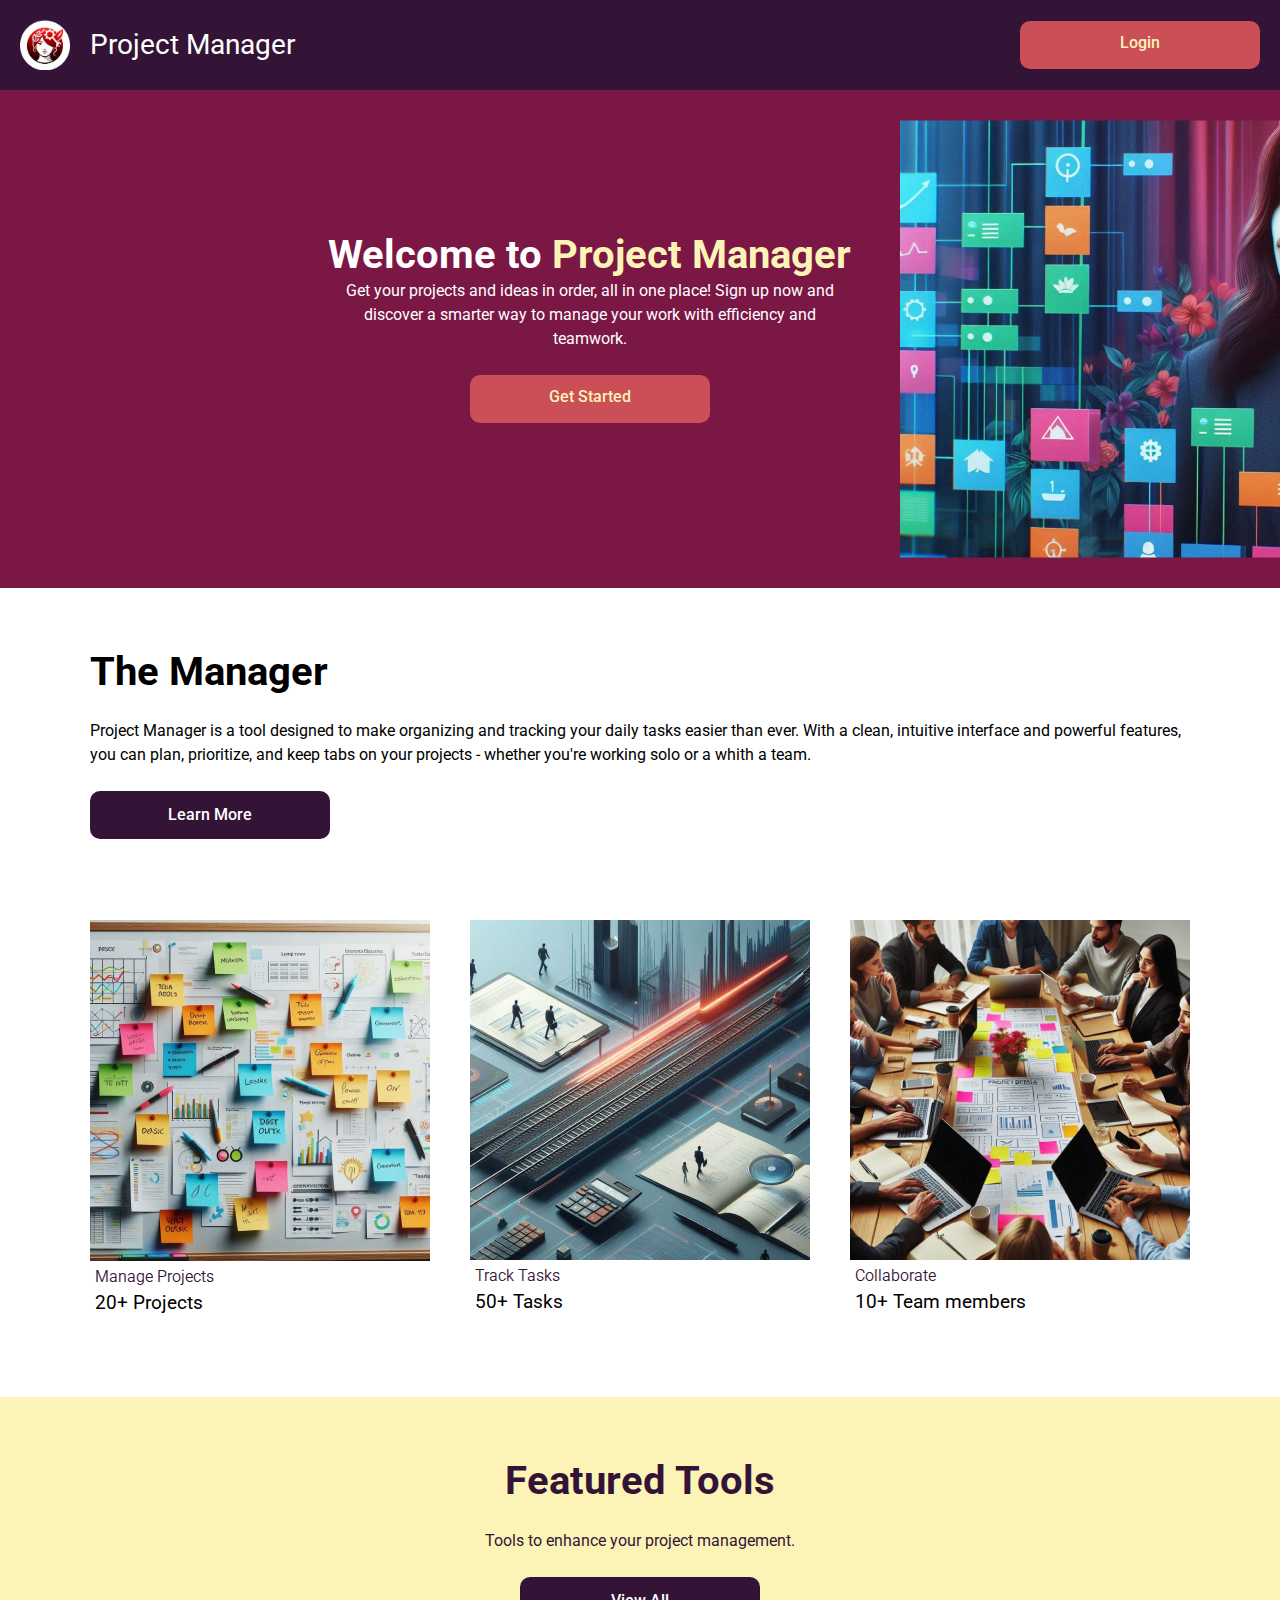
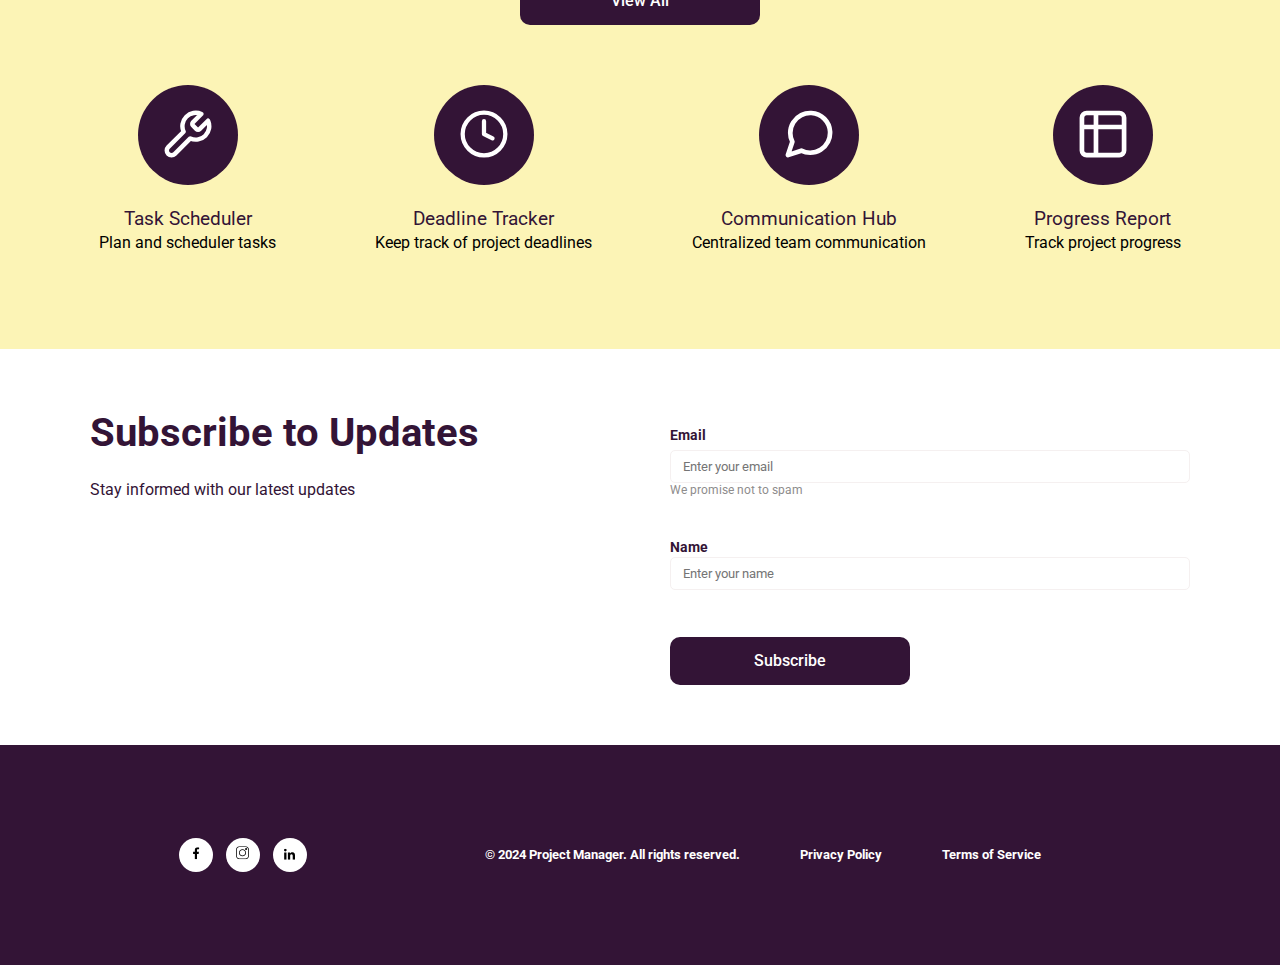
<file: src/pages/index.html>
<!DOCTYPE html>
<html lang="en">
    <head>
        <meta charset="UTF-8" />
        <meta name="viewport" content="width=device-width, initial-scale=1.0" />
        <title>Project Manager</title>
        <link rel="preconnect" href="https://fonts.googleapis.com" />
        <link rel="preconnect" href="https://fonts.gstatic.com" crossorigin />
        <link
            href="https://fonts.googleapis.com/css2?family=Roboto:ital,wght@0,100;0,300;0,400;0,500;0,700;0,900;1,100;1,300;1,400;1,500;1,700;1,900&display=swap"
            rel="stylesheet"
        />
        <link rel="stylesheet" href="../css/base.css" />
        <link rel="stylesheet" href="../css/index.css" />
    </head>
    <body>
        <!--Header-->
        <header class="header" id="header">
            <div class="header__menu">
                <img src="../images/logo.png" />
                <h1>Project Manager</h1>
            </div>
            <nav class="header__nav">
                <a href="/src/pages/pageLogin.html" class="btn btn--accent"
                    >Login</a
                >
            </nav>
        </header>

        <main>
            <!--section1-->
            <section class="section1">
                <article class="section1__article">
                    <h1>Welcome to <span>Project Manager</span></h1>
                    <p>
                        Get your projects and ideas in order, all in one place!
                        Sign up now and discover a smarter way to manage your
                        work with efficiency and teamwork.
                    </p>
                    <div class="center__mobile">
                        <a
                            href="/src/pages/pageLogin.html"
                            class="btn btn--accent"
                            id="get"
                            >Get Started</a
                        >
                    </div>
                </article>
                <img
                    src="../images/index-section1.png"
                    class="section1__image"
                />
            </section>

            <!--Section2-->
            <section class="section2">
                <div class="section2__text">
                    <h1>The Manager</h1>
                    <p>
                        Project Manager is a tool designed to make organizing
                        and tracking your daily tasks easier than ever. With a
                        clean, intuitive interface and powerful features, you
                        can plan, prioritize, and keep tabs on your projects -
                        whether you're working solo or a whith a team.
                    </p>
                    <div class="center__mobile">
                        <button id="LearnMore" class="btn">Learn More</button>
                    </div>
                </div>
                <div class="section2__cards">
                    <ul>
                        <li class="section2__card">
                            <img src="../images/index-section2-card1.png" />
                            <h4>Manage Projects</h4>
                            <h5>20+ Projects</h5>
                        </li>
                        <li class="section2__card">
                            <img src="../images/index-section2-card2.png" />
                            <h4>Track Tasks</h4>
                            <h5>50+ Tasks</h5>
                        </li>
                        <li class="section2__card">
                            <img src="../images/index-section2-card3.png" />
                            <h4>Collaborate</h4>
                            <h5>10+ Team members</h5>
                        </li>
                    </ul>
                </div>
            </section>

            <!--Section3-->
            <section class="section3">
                <div class="section3__text">
                    <h1>Featured Tools</h1>
                    <p>Tools to enhance your project management.</p>
                    <div class="center__mobile">
                        <button id="viewAll" class="btn">View All</button>
                    </div>
                </div>
                <div class="section3__icons">
                    <ul>
                        <li class="section3__icon">
                            <div>
                                <img src="../images/icon-tool.svg" />
                            </div>
                            <h4>Task Scheduler</h4>
                            <p>Plan and scheduler tasks</p>
                        </li>
                        <li class="section3__icon">
                            <div><img src="../images/icon-time.svg" /></div>
                            <h4>Deadline Tracker</h4>
                            <p>Keep track of project deadlines</p>
                        </li>
                        <li class="section3__icon">
                            <div><img src="../images/icon-chat.svg" /></div>
                            <h4>Communication Hub</h4>
                            <p>Centralized team communication</p>
                        </li>
                        <li class="section3__icon">
                            <div><img src="../images/icon-board.svg" /></div>
                            <h4>Progress Report</h4>
                            <p>Track project progress</p>
                        </li>
                    </ul>
                </div>
            </section>

            <!--Section4-->
            <section class="section4">
                <div class="section4__text">
                    <h3>Subscribe to Updates</h3>
                    <p>Stay informed with our latest updates</p>
                </div>
                <form
                    class="section4__form"
                    onsubmit="submitSubscribe(event)"
                    novalidate
                >
                    <div class="section4__form__email">
                        <label for="email">Email</label>
                        <input
                            type="email"
                            id="email"
                            placeholder="Enter your email"
                            name="email"
                        />
                        <article>We promise not to spam</article>
                    </div>

                    <div class="section4__form__name">
                        <label for="name">Name</label>
                        <input
                            type="text"
                            id="name"
                            placeholder="Enter your name"
                            name="name"
                        />
                        <div id="mensage" class="mensage hidden">
                            <div id="imgMensage"></div>
                            <span id="spanMensage"></span>
                        </div>
                    </div>
                    <div class="center__mobile">
                        <button id="subscribe" class="btn" type="submit">
                            Subscribe
                        </button>
                    </div>
                </form>
            </section>
        </main>

        <!--footer-->
        <footer class="footer">
            <ul class="footer__socialMedia">
                <div>
                    <li>
                        <a
                            href="https://pt-br.facebook.com/login/device-based/regular/login/"
                            target="_blank"
                        >
                            <img src="../images/icon-facebook.svg" />
                        </a>
                    </li>
                </div>
                <div>
                    <li>
                        <a href="https://www.instagram.com/" target="_blank">
                            <img src="../images/icon-instagram.svg" />
                        </a>
                    </li>
                </div>
                <div>
                    <li>
                        <a
                            href="https://www.linkedin.com/feed/"
                            target="_blank"
                        >
                            <img src="../images/icon-linkedin.svg" />
                        </a>
                    </li>
                </div>
            </ul>
            <div class="footer__text">
                <h5>© 2024 Project Manager. All rights reserved.</h5>
                <h5>Privacy Policy</h5>
                <h5>Terms of Service</h5>
            </div>
        </footer>
        <script src="../js/index.js"></script>
    </body>
</html>
</file>
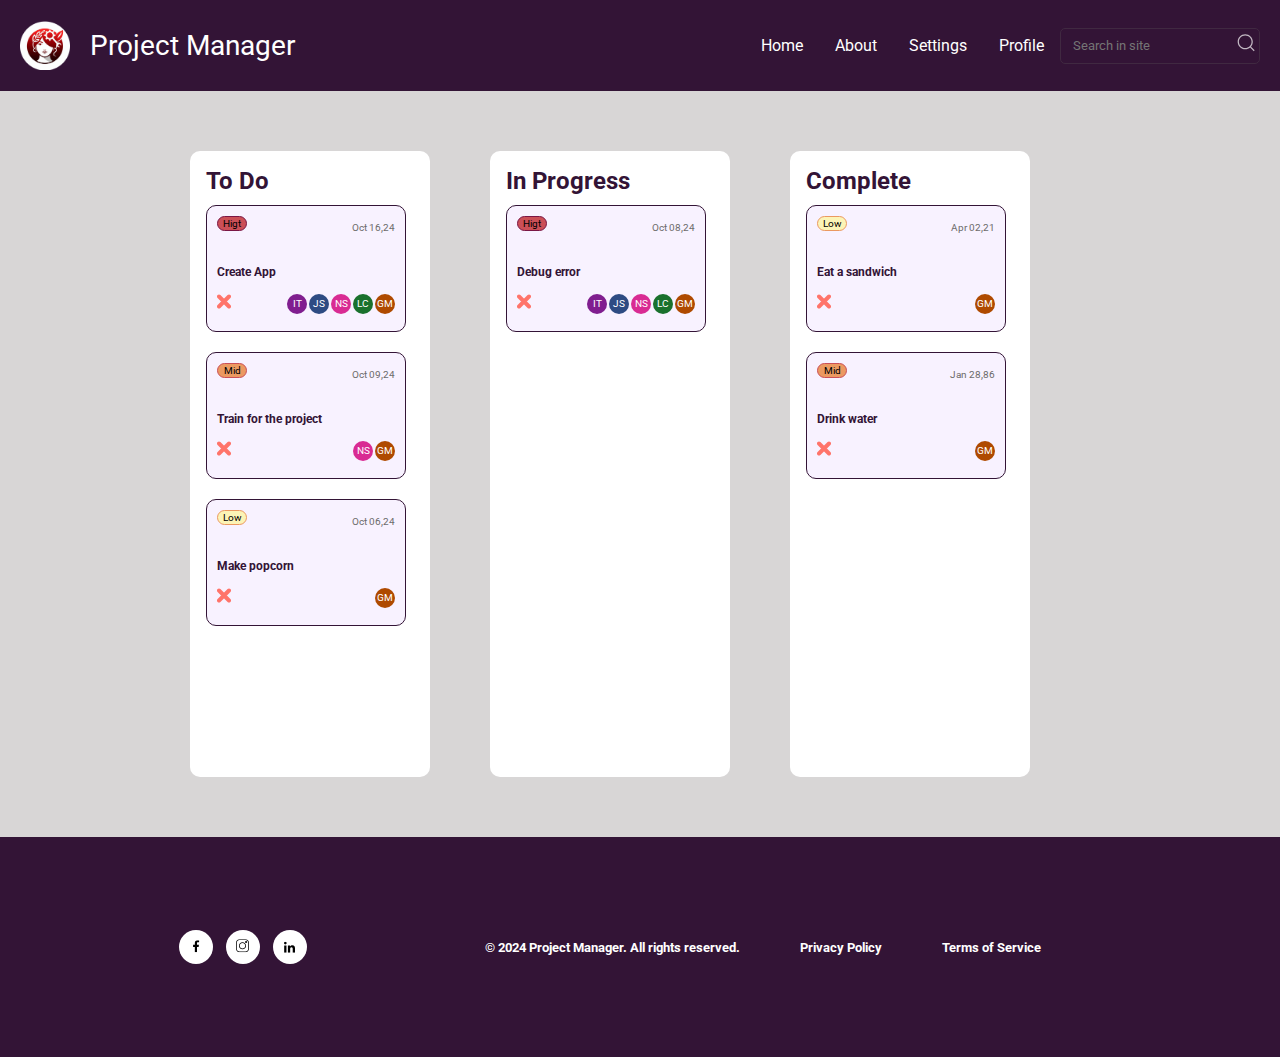
<file: src/pages/kanban.html>
<!DOCTYPE html>
<html lang="en">
    <head>
        <meta charset="UTF-8" />
        <meta name="viewport" content="width=device-width, initial-scale=1.0" />
        <title>Kanban</title>
        <link rel="preconnect" href="https://fonts.googleapis.com" />
        <link rel="preconnect" href="https://fonts.gstatic.com" crossorigin />
        <link
            href="https://fonts.googleapis.com/css2?family=Roboto:ital,wght@0,100;0,300;0,400;0,500;0,700;0,900;1,100;1,300;1,400;1,500;1,700;1,900&display=swap"
            rel="stylesheet"
        />
        <link rel="stylesheet" href="../css/base.css" />
        <link rel="stylesheet" href="../css/kanban.css" />
    </head>
    <body>
        <!--Header-->
        <header class="header">
            <div class="header__menu">
                <img src="../images/logo.png" />
                <h1>Project Manager</h1>
            </div>
            <nav class="header__nav1">
                <a>Home</a>
                <a>About</a>
                <a>Settings</a>
                <a>Profile</a>
                <div class="nav__input">
                    <input type="text" placeholder="Search in site" />
                    <img src="../images/icon-shape.svg" alt="" />
                </div>
            </nav>
        </header>

        <!-- main -->

        <main class="main">
            <!-- section1 -->
            <section class="card__conteiner">
                <h1>To Do</h1>
                <!-- card1 -->
                <div class="card">
                    <div class="card__header">
                        <div class="header__text higt">Higt</div>
                        <span class="header__date">Oct 16,24</span>
                    </div>
                    <h3>Create App</h3>
                    <div class="card__user">
                        <div>
                            <img src="../images/icon-X.svg" />
                        </div>
                        <div class="users">
                            <div class="user purple">IT</div>
                            <div class="user blue">JS</div>
                            <div class="user pink">NS</div>
                            <div class="user green">LC</div>
                            <div class="user orange">GM</div>
                        </div>
                    </div>
                </div>

                <!-- card2 -->
                <div class="card">
                    <div class="card__header">
                        <div class="header__text mid">Mid</div>
                        <span class="header__date">Oct 09,24</span>
                    </div>
                    <h3>Train for the project</h3>
                    <div class="card__user">
                        <div>
                            <img src="../images/icon-X.svg" />
                        </div>
                        <div class="users">
                            <div class="user pink">NS</div>
                            <div class="user orange">GM</div>
                        </div>
                    </div>
                </div>

                <!-- card3 -->

                <div class="card">
                    <div class="card__header">
                        <div class="header__text low">Low</div>
                        <span class="header__date">Oct 06,24</span>
                    </div>
                    <h3>Make popcorn</h3>
                    <div class="card__user">
                        <div>
                            <img src="../images/icon-X.svg" />
                        </div>
                        <div class="users">
                            <div class="user orange">GM</div>
                        </div>
                    </div>
                </div>
            </section>

            <!-- section2 -->
            <section class="card__conteiner">
                <h1>In Progress</h1>
                <!-- card1 -->
                <div class="card">
                    <div class="card__header">
                        <div class="header__text higt">Higt</div>
                        <span class="header__date">Oct 08,24</span>
                    </div>
                    <h3>Debug error</h3>
                    <div class="card__user">
                        <div>
                            <img src="../images/icon-X.svg" />
                        </div>
                        <div class="users">
                            <div class="user purple">IT</div>
                            <div class="user blue">JS</div>
                            <div class="user pink">NS</div>
                            <div class="user green">LC</div>
                            <div class="user orange">GM</div>
                        </div>
                    </div>
                </div>
            </section>

            <!-- section3 -->
            <section class="card__conteiner">
                <h1>Complete</h1>
                <!-- card1 -->
                <div class="card">
                    <div class="card__header">
                        <div class="header__text low">Low</div>
                        <span class="header__date">Apr 02,21</span>
                    </div>
                    <h3>Eat a sandwich</h3>
                    <div class="card__user">
                        <div>
                            <img src="../images/icon-X.svg" />
                        </div>
                        <div class="users">
                            <div class="user orange">GM</div>
                        </div>
                    </div>
                </div>

                <!-- card2 -->
                <div class="card">
                    <div class="card__header">
                        <div class="header__text mid">Mid</div>
                        <span class="header__date">Jan 28,86</span>
                    </div>
                    <h3>Drink water</h3>
                    <div class="card__user">
                        <div>
                            <img src="../images/icon-X.svg" />
                        </div>
                        <div class="users">
                            <div class="user orange">GM</div>
                        </div>
                    </div>
                </div>
            </section>
        </main>

        <!--footer-->
        <footer class="footer">
            <ul class="footer__socialMedia">
                <div>
                    <li>
                        <a
                            href="https://pt-br.facebook.com/login/device-based/regular/login/"
                            target="_blank"
                        >
                            <img src="../images/icon-facebook.svg" />
                        </a>
                    </li>
                </div>
                <div>
                    <li>
                        <a href="https://www.instagram.com/" target="_blank">
                            <img src="../images/icon-instagram.svg" />
                        </a>
                    </li>
                </div>
                <div>
                    <li>
                        <a
                            href="https://www.linkedin.com/feed/"
                            target="_blank"
                        >
                            <img src="../images/icon-linkedin.svg" />
                        </a>
                    </li>
                </div>
            </ul>
            <div class="footer__text">
                <h5>© 2024 Project Manager. All rights reserved.</h5>
                <h5>Privacy Policy</h5>
                <h5>Terms of Service</h5>
            </div>
        </footer>
    </body>
</html>
</file>
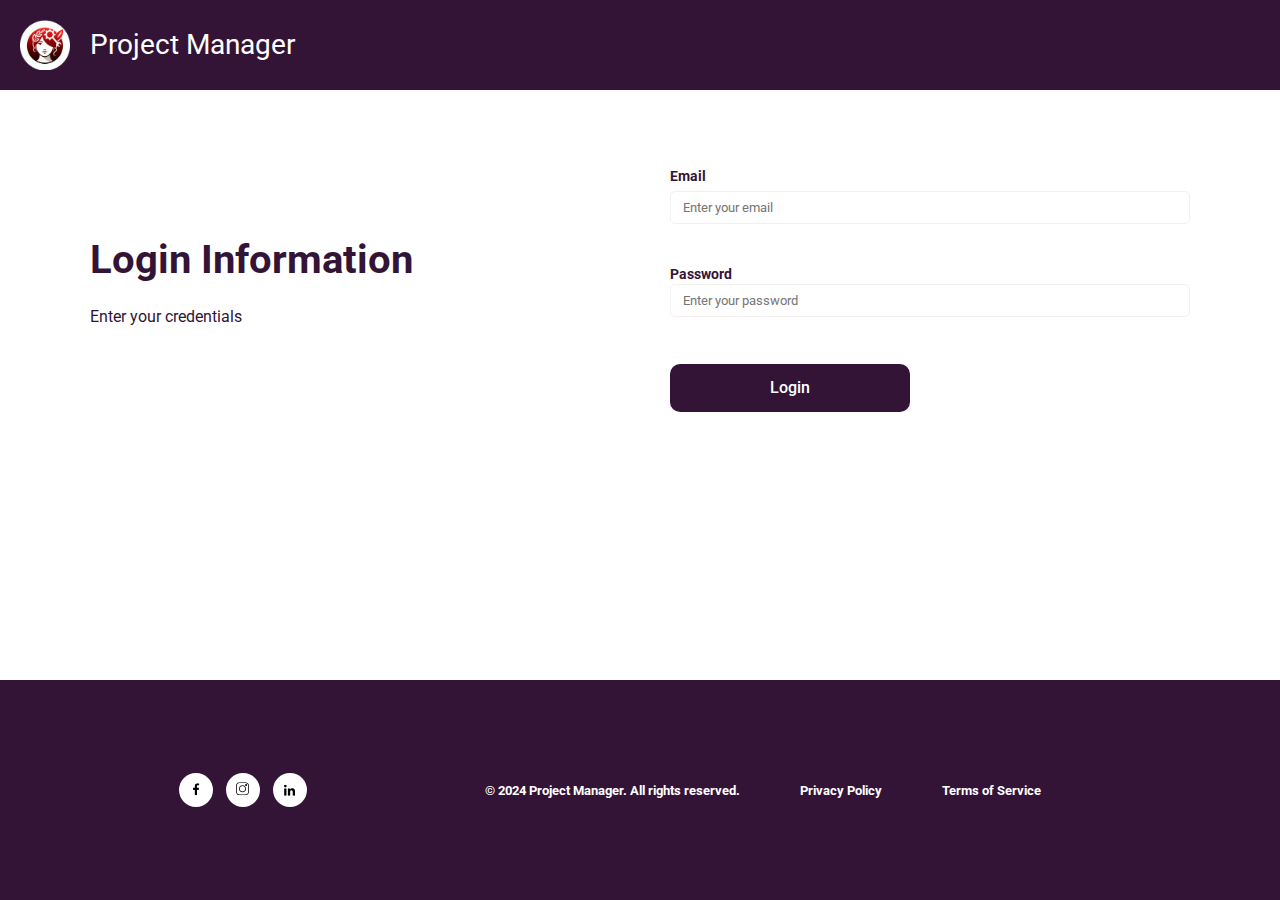
<file: src/pages/pageLogin.html>
<!DOCTYPE html>
<html lang="en">
    <head>
        <meta charset="UTF-8" />
        <meta name="viewport" content="width=device-width, initial-scale=1.0" />
        <link rel="preconnect" href="https://fonts.googleapis.com" />
        <link rel="preconnect" href="https://fonts.gstatic.com" crossorigin />
        <link
            href="https://fonts.googleapis.com/css2?family=Roboto:ital,wght@0,100;0,300;0,400;0,500;0,700;0,900;1,100;1,300;1,400;1,500;1,700;1,900&display=swap"
            rel="stylesheet"
        />
        <link rel="stylesheet" href="../css/base.css" />
        <link rel="stylesheet" href="../css/index.css" />
        <link rel="stylesheet" href="../css/login.css" />
        <title>Login</title>
    </head>
    <body>
        <!-- header -->
        <header class="header" id="header">
            <div class="header__menu">
                <img src="../images/logo.png" />
                <h1>Project Manager</h1>
            </div>
        </header>
        <main>
            <!-- section -->
            <section class="section4">
                <div id="section4__text" class="section4__text">
                    <h3 id="login__text1">Login Information</h3>
                    <p id="login__text2">Enter your credentials</p>
                </div>
                <form
                    class="section4__form"
                    onsubmit="submitLogin(event)"
                    novalidate
                >
                    <div id="login__input__email" class="section4__form__email">
                        <label for="email">Email</label>
                        <input
                            type="email"
                            id="email"
                            placeholder="Enter your email"
                            name="email"
                        />
                    </div>

                    <div
                        id="login__input__password"
                        class="section4__form__name"
                    >
                        <label for="password">Password</label>
                        <input
                            type="password"
                            id="password"
                            placeholder="Enter your password"
                            name="password"
                        />
                    </div>
                    <div id="mensage" class="mensage hidden">
                        <div id="imgMensage"></div>
                        <span id="spanMensage"></span>
                    </div>
                    <div class="center__mobile">
                        <button id="login__form__button" class="btn" type="submit">Login</button>
                    </div>
                    
                        
                    </button>
                </form>
            </section>
        </main>

        <!--footer-->
        <footer id="login__footer" class="footer">
            <ul class="footer__socialMedia">
                <div>
                    <li>
                        <a
                            href="https://pt-br.facebook.com/login/device-based/regular/login/"
                            target="_blank"
                        >
                            <img src="../images/icon-facebook.svg" />
                        </a>
                    </li>
                </div>
                <div>
                    <li>
                        <a href="https://www.instagram.com/" target="_blank">
                            <img src="../images/icon-instagram.svg" />
                        </a>
                    </li>
                </div>
                <div>
                    <li>
                        <a
                            href="https://www.linkedin.com/feed/"
                            target="_blank"
                        >
                            <img src="../images/icon-linkedin.svg" />
                        </a>
                    </li>
                </div>
            </ul>
            <div class="footer__text">
                <h5>© 2024 Project Manager. All rights reserved.</h5>
                <h5>Privacy Policy</h5>
                <h5>Terms of Service</h5>
            </div>
        </footer>
        <script src="../js/index.js"></script>
    </body>
</html>
</file>
<file: src/css/base.css>
* {
    border: none;
    padding: 0;
    margin: 0;
    font-family: "Roboto";
    box-sizing: border-box;
}

li {
    list-style: none;
}

a {
    text-decoration: none;
}

:root {
    --primary-color: #331436;
    --font-size: 16px;
    --secondary-color: #cb4f57;
    --accent-color: #fcf4b6;
}

html {
    font-size: var(--font-size);
}

.btn {
    display: block;
    width: 15rem;
    height: 3rem;
    text-align: center;
    padding: 12px;
    border-radius: 10px;
    background-color: var(--primary-color);
    color: #ffffff;
    font-weight: 500;
    font-size: 1rem;
}

.btn:hover {
    opacity: 0.9;
}

.btn:active {
    padding: 10px;
    background-color: #5f2364;
}

.btn--accent:active {
    padding: 10px;
    background-color: #c7696f;
}

.btn--accent {
    background-color: var(--secondary-color);
    color: var(--accent-color);
}

input {
    border: solid 1px #f5f0f0;
    opacity: 100%;
    padding: 8px 12px;
    border-radius: 5px;
}

/*header*/
.header {
    width: 100%;
    min-height: 5rem;
    background-color: #331436;
    display: flex;
    justify-content: space-between;
    align-items: center;
    padding: 1.25rem;
}

.header__menu {
    display: flex;
    align-items: center;
}

.header__menu h1 {
    color: #ffffff;
    font-weight: 400;

    font-size: 1.75rem;
}

.header__menu img {
    width: 3.12rem;
    height: 3.12rem;
    margin-right: 1.25rem;
}

/*footer*/
.footer {
    width: 100%;
    height: 13.75rem;
    background-color: var(--primary-color);
    display: flex;
    justify-content: space-evenly;
    align-items: center;
    margin-right: 3.75rem;
}

.footer__socialMedia {
    display: flex;
    width: 8rem;
    justify-content: space-between;
}

.footer__socialMedia > div {
    background-color: #ffffff;
    width: 2.12rem;
    height: 2.12rem;
    border-radius: 50%;
    display: flex;
    align-items: center;
    justify-content: space-around;
}

.footer__text {
    display: flex;
    color: #ffffff;
}

.footer__text h5 {
    margin-right: 3.75rem;
}

/*mensage*/

.mensage {
    width: 32.5rem;
    max-width: 100%;
    height: 2.5rem;
    background-color: rgb(240, 239, 239);
    color: black;
    border-radius: 0.6rem;
    border: solid 0.1rem #b9b4b9;
    margin-top: 1.87rem;
    display: flex;
    align-items: center;
    padding-left: 0.62rem;
}

.show {
    opacity: 1;
    visibility: visible;
    transition: all 0.5s ease;
}

.mensage div {
    width: 20px;
    height: 20px;
    border-radius: 50%;
    margin-right: 10px;
}

.hidden {
    height: 0;
    overflow: hidden;
    opacity: 0;
    transition: all 0.5s ease;
    visibility: hidden;
    margin-top: 0;
}

html,
body {
    min-width: 100%;
    min-height: 100%;
    overflow-x: hidden;
}

.scroll {
    display: block;
    width: 100vw;
    overflow-x: scroll;
}

/*mobile*/

@media screen and (max-width: 768px) {
    .header {
        width: 100%;
        display: flex;
        flex-direction: column;
    }
    .header .btn {
        margin-top: 10px;
        width: 15rem;
    }

    .header__nav a {
        align-items: start;
        width: 10rem;
    }
    .footer {
        flex-direction: column;
    }
    .footer__text {
        flex-direction: column;
        align-items: center;
    }
    .footer__text h5 {
        margin-left: 3rem;
        margin-bottom: 1rem;
    }
    .center__mobile {
        display: flex;
        width: 100%;
        justify-content: center;
        align-items: center;
    }
}
</file>
<file: src/css/index.css>
@import url(base.css);

/*section 1*/
.section1 {
    background-color: #7a1745;
    width: 100%;
    min-height: 31rem;
    display: flex;
    align-items: center;
    padding: 1.87rem 10.62rem;
}

.section1__article {
    width: 31.25rem;
    height: 13.5rem;
    margin-left: 10.62rem;
    margin-right: 60px;
    display: flex;
    flex-direction: column;
    align-items: center;
}

.section1__article h1 {
    font-size: 2.5rem;
    white-space: nowrap;
    margin-bottom: 1.5px;
    color: #ffffff;
}

.section1__article span {
    color: var(--accent-color);
}

.section1__article p {
    font-size: 1rem;
    line-height: 24px;
    text-align: center;
    color: #ffffff;
    margin-bottom: 24px;
}

@media screen and (max-width: 768px) {
    .section1 {
        flex-direction: column;
        width: 100%;
        padding: 0;
        margin: 0;
        padding-bottom: 1rem;
    }
    .section1__article {
        margin: 0px;
        display: flex;
        flex-direction: column;
        align-items: center;
        justify-content: center;
        width: 100%;
    }
    .section1__article h1 {
        font-size: 1.5rem;

        align-items: center;
    }
    .section1__article p {
        font-size: 1rem;
        width: 100%;
        padding: 5px;
        white-space: wrap;
        align-content: start;
        text-align: center;
    }

    .section1 > img {
        width: 20rem;
        height: 20rem;
    }
}

/*section 2*/
.section2 {
    display: flex;
    flex-direction: column;
    align-items: center;
    padding: 60px;
}

.section2 .btn {
    margin-top: 24px;
}
.section2__text {
    width: 1100px;
    height: 192px;
    align-items: start;
}

.section2__text h1 {
    font-size: 2.5rem;
    font-weight: 400px;
    padding-bottom: 24px;
}

.section2__text p {
    font-size: 1rem;
    line-height: 24px;
}

.section2__cards ul {
    display: flex;
    margin-top: 60px;
}

.section2__cards li {
    padding: 20px;
}

.section2__card h4 {
    font-size: 1rem;
    line-height: 24px;
    color: var(--primary-color);
    opacity: 100%;
    font-weight: 350;
    margin-left: 5px;
}

.section2__card h5 {
    font-size: 1.2rem;
    font-weight: 400;
    line-height: 28px;
    opacity: 100%;
    margin-left: 5px;
}

.section2__card:hover {
    box-shadow: 5px 5px 15px 0px rgba(0, 0, 0, 0.5);
}

@media screen and (max-width: 768px) {
    .section2__text {
        display: flex;
        flex-direction: column;
        align-items: center;
        justify-content: center;
        width: 20rem;
        height: 17rem;
    }

    .section2__cards ul {
        flex-direction: column;
    }
}

/*section 3*/

.section3 {
    width: 100%;
    height: 552px;
    background-color: var(--accent-color);
    text-align: center;
}

.section3__text {
    display: flex;
    flex-direction: column;
    justify-content: center;
    align-items: center;
}

.section3__text h1 {
    padding-top: 60px;
    font-size: 2.5rem;
    line-height: 48px;
    font-weight: bold;
    margin-bottom: 24px;
    color: var(--primary-color);
}

.section3__text p {
    font-size: 1rem;
    line-height: 24px;
    color: var(--primary-color);
    margin-bottom: 24px;
}

.section3__icons ul {
    margin-top: 60px;
    display: flex;
    justify-content: center;
    justify-content: space-evenly;
    white-space: nowrap;
}

.section3__icon {
    display: flex;
    flex-direction: column;
    align-items: center;
    justify-content: center;
}

.section3__icon > div {
    background-color: var(--primary-color);
    width: 100px;
    height: 100px;
    border-radius: 50%;
}

.section3__icon > div:hover {
    background: #5f2364;
    opacity: 0.9;
    box-shadow: 5px 5px 15px 0px rgba(0, 0, 0, 0.5);
}

.section3__icon img {
    width: 48px;
    height: 48px;
    margin: 25px 20px;
}

.section3__icon h4 {
    margin-top: 20px;
    font-size: 1.2rem;
    line-height: 28px;
    font-weight: 400;
    color: var(--primary-color);
}

@media screen and (max-width: 768px) {
    .section3__icons ul {
        flex-wrap: wrap;
        align-items: center;
    }
    .section3__icon {
        width: 50%;
    }
    .section3__icon > div {
        width: 40px;
        height: 40px;
    }
    .section3__icon img {
        width: 20px;
        height: 20px;
        margin: 10px 10px;
    }
    .section3__icon h4 {
        font-size: 1rem;
    }
    .section3__icon p {
        font-size: 0.8rem;
        padding-bottom: 0.9rem;
    }
}

/*section 4*/

.section4 {
    display: flex;
    justify-content: center;
    margin-top: 60px;
    margin-bottom: 60px;
}

.section4__text {
    margin-right: 60px;
    width: 520px;
    max-width: 100%;
}

.section4__text h3 {
    font-size: 2.5rem;
    font-weight: bold;
    margin-bottom: 24px;
    color: var(--primary-color);
    max-width: 100%;
}

.section4__text p {
    font-size: 1rem;
    color: var(--primary-color);
    max-width: 100%;
}

.section4__form {
    width: 520px;
    max-width: 100%;
    margin-top: 1rem;
    display: flex;
    flex-direction: column;
}

.section4__form__email,
.section4__form__name {
    display: flex;
    flex-direction: column;
    margin-bottom: 40px;
}

.section4__form__email label,
.section4__form__name {
    font-size: 0.87rem;
    color: var(--primary-color);
    line-height: 20px;
    font-weight: 700;
    margin-bottom: 5px;
}

.section4__form__email article {
    font-size: 0.75rem;
    color: #8e8c8c;
}

.section4__form button {
    margin-top: 40px;
}

@media screen and (max-width: 768px) {
    .section4 {
        flex-direction: column;
        padding: 1rem;
        width: 100%;
    }
    .section4__text {
        width: 100%;
    }
    .section4__text > h3 {
        font-size: 1.5rem;
    }
}
</file>
<file: src/css/kanban.css>
/*main*/
.main {
    display: flex;
    padding: 60px 170px;

    justify-content: center;
    background-color: rgb(216, 214, 214);
}

.card__conteiner {
    width: 240px;
    height: 626px;
    margin-right: 60px;
    background-color: #ffffff;
    border-radius: 10px;
    display: flex;
    flex-direction: column;
    padding: 16px;
}

/*card container*/

.card__conteiner > h1 {
    font-size: 1.5rem;
    color: var(--primary-color);
}

.card {
    width: 200px;
    height: 127px;
    background-color: #f8f2ff;
    margin: 10px 0px;
    border: solid 1px var(--primary-color);
    border-radius: 10px;
}

.card > h3 {
    font-size: 0.75rem;
    line-height: 24px;
    color: var(--primary-color);
    font-weight: bold;
    margin: 10px;
}

/*card header*/
.card__header {
    display: flex;
    justify-content: space-between;
    padding: 10px;
}

.header__text {
    width: 30px;
    height: 15px;
    border-radius: 40px;
    background-color: #cb4f57;
    font-size: 0.6rem;
    text-align: center;
    padding: 1px;
}

.header__date {
    font-size: 0.6rem;
    line-height: 24px;
    color: #6e6c6c;
}

/*card user*/
.card__user {
    display: flex;
    width: 180px;
    justify-content: space-between;
    margin: 10px;
}

.card__user img:hover {
    box-shadow: 2px 2px 5px 0px black;
}

.users {
    display: flex;
}

.user {
    width: 20px;
    height: 20px;
    border-radius: 50%;
    padding-top: 4px;
    text-align: center;
    margin-right: 2px;
    font-size: 0.6rem;
    color: #ffffff;
    background-color: #cb4f57;
}

.user:hover {
    box-shadow: 2px 2px 5px 0px black;
}
.purple {
    background-color: #801e8f;
}

.blue {
    background-color: #2e4b83;
}

.pink {
    background-color: #d92b93;
}

.green {
    background-color: #1a712d;
}

.orange {
    background-color: #af4a00;
}

.mid {
    background-color: #eb9961;
    border: solid 1px #cb4f57;
}

.higt {
    background-color: #cb4f57;
    border: solid 1px #7a1745;
}

.low {
    background-color: #fcf4b6;
    border: solid 1px #eb9961;
}

/*header*/

.header__nav1 {
    display: flex;
    justify-content: space-between;
    align-items: center;
    color: #ffffff;
    font-size: 1rem;
}

.header__nav1 > a {
    margin: 1rem;
}

.nav__input {
    position: relative;
}
.nav__input > img {
    position: absolute;
    right: 0.31rem;
    top: 0.43rem;
}
.nav__input input {
    background-color: transparent;
    border: solid 0.1rem #402941;
    width: 12.5rem;
    height: 2.25rem;
}

.header__mobile > a {
    padding: 5px;
    text-align: center;
}

@media screen and (max-width: 768px) {
    .header__nav1 > a {
        font-size: 0.8rem;
        width: 25%;
        margin: 0px;
        margin-bottom: 10px;
        margin-top: 10px;
        text-align: center;
    }

    .header__nav1 {
        flex-wrap: wrap;
        align-items: center;
        justify-content: center;
    }

    .main {
        padding: 0px;
        width: auto;
        justify-content: start;
        height: auto;
        overflow-x: scroll;
    }
    .card__conteiner {
        margin: 10px;
    }
}
</file>
<file: src/css/login.css>
body {
    display: flex;
    flex-direction: column;
    min-height: 100vh;
}

main {
    flex-grow: 1;
}

.section4 {
    display: flex;
    align-items: center;
}

@media screen and (max-width: 768px) {
    #section4__text {
        max-width: 100%;
        display: flex;
        flex-direction: column;
        justify-content: center;
        align-items: center;
        margin: 0px;
    }
}
</file>
